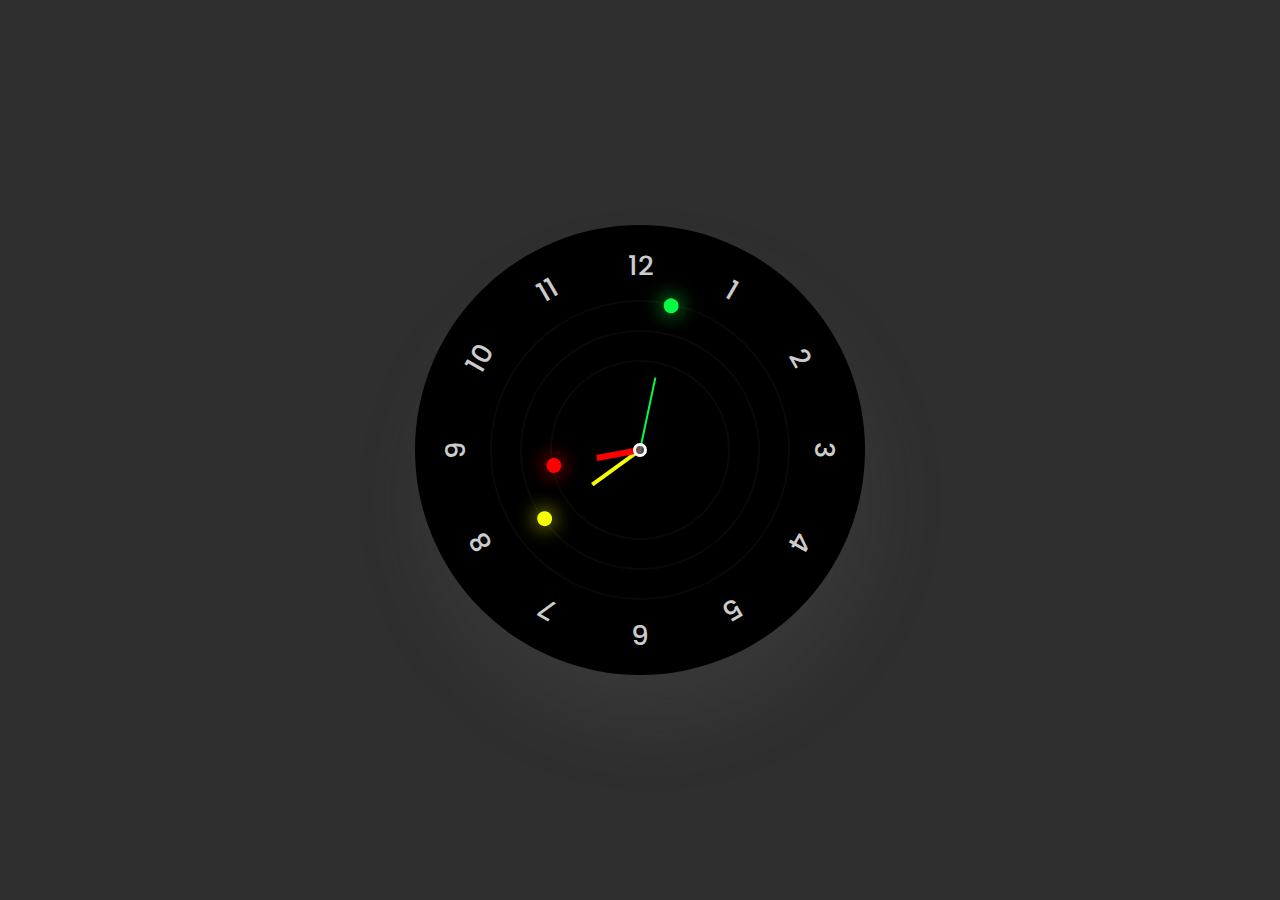
<file: analog-clock/index.html>
<!DOCTYPE html>
<html lang="en">
<head>
    <meta charset="UTF-8">
    <meta name="viewport" content="width=device-width, initial-scale=1.0">
    <title>Analog Clock</title>
    <link rel="stylesheet" href="style.css">
</head>
<body>
    <div class="container">
        <div class="clock">

            
            <div class="circle" id="sec" style="--clr: #04fc43;"><i></i></div>
            <div class="circle circle2" id="min"  style="--clr: #f6ff00;"><i></i></div>
            <div class="circle circle3" id="hour"  style="--clr: #ff0000ff;"><i></i></div>
            

            <span style="--i:1;"><b>1</b></span>
            <span style="--i:2;"><b>2</b></span>
            <span style="--i:3;"><b>3</b></span>
            <span style="--i:4;"><b>4</b></span>
            <span style="--i:5;"><b>5</b></span>
            <span style="--i:6"><b>6</b></span>
            <span style="--i:7;"><b>7</b></span>
            <span style="--i:8;"><b>8</b></span>
            <span style="--i:9;"><b>9</b></span>
            <span style="--i:10;"><b>10</b></span>
            <span style="--i:11;"><b>11</b></span>
            <span style="--i:12;"><b>12</b></span>
        </div>
    </div>


    <script src="app.js"></script>
</body>
</html>
</file>
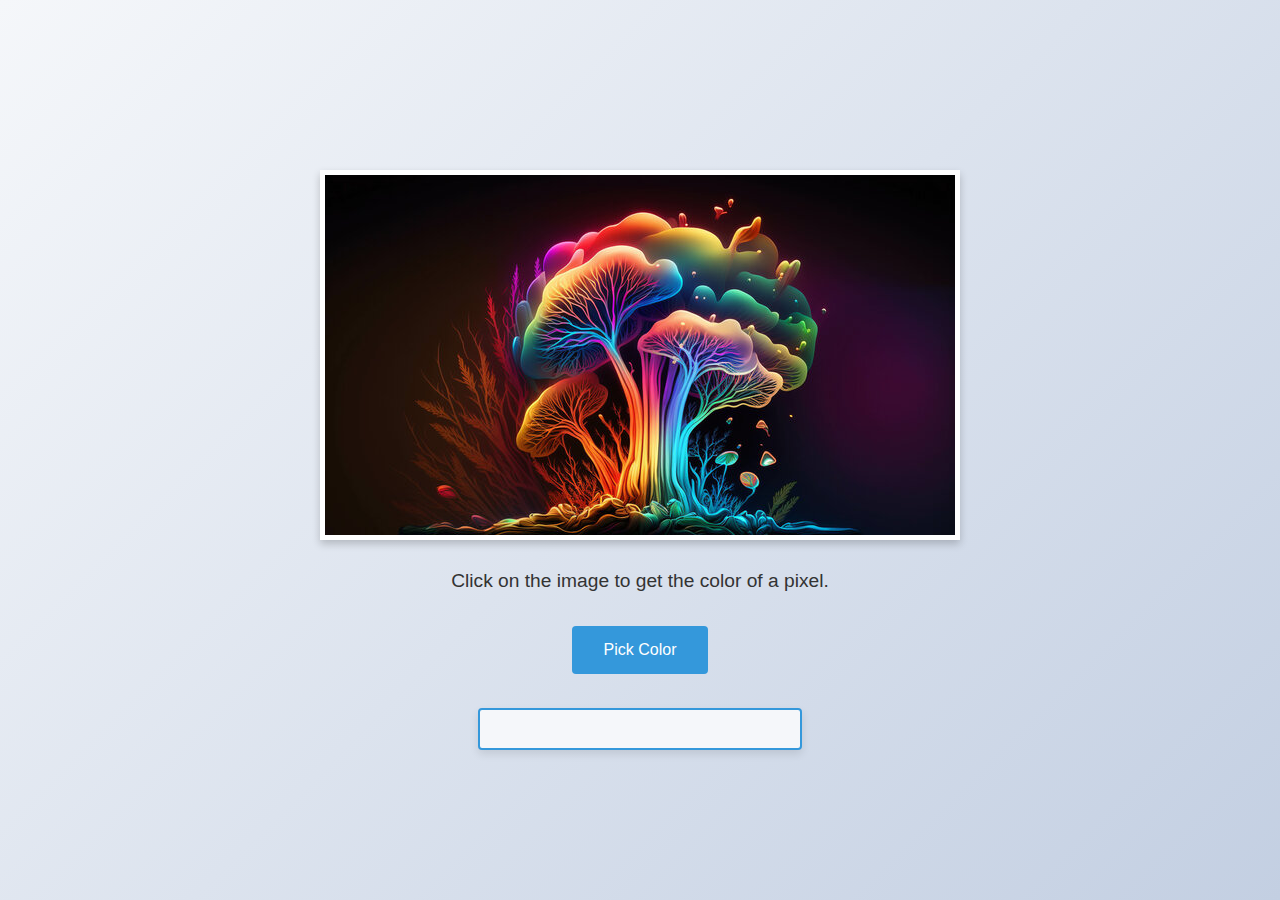
<file: color-code-picker/index.html>
<!DOCTYPE html>
<html lang="en">
<head>
    <meta charset="UTF-8">
    <meta name="viewport" content="width=device-width, initial-scale=1.0">
    <title>ColorCode</title>
    <link rel="stylesheet" href="style.css">

</head>
<body>
    <div class="imageforcolorcode">
        <img src="colorcode.jpg" alt="Image for color code">
    </div>
    <p id="colorInfo">Click on the image to get the color of a pixel.</p>

    <div id="button">
        <button>Pick Color</button>
    </div>
    <input id="result" type="text" readonly>
    <script src="script.js"></script>
</body>
</html>
</file>
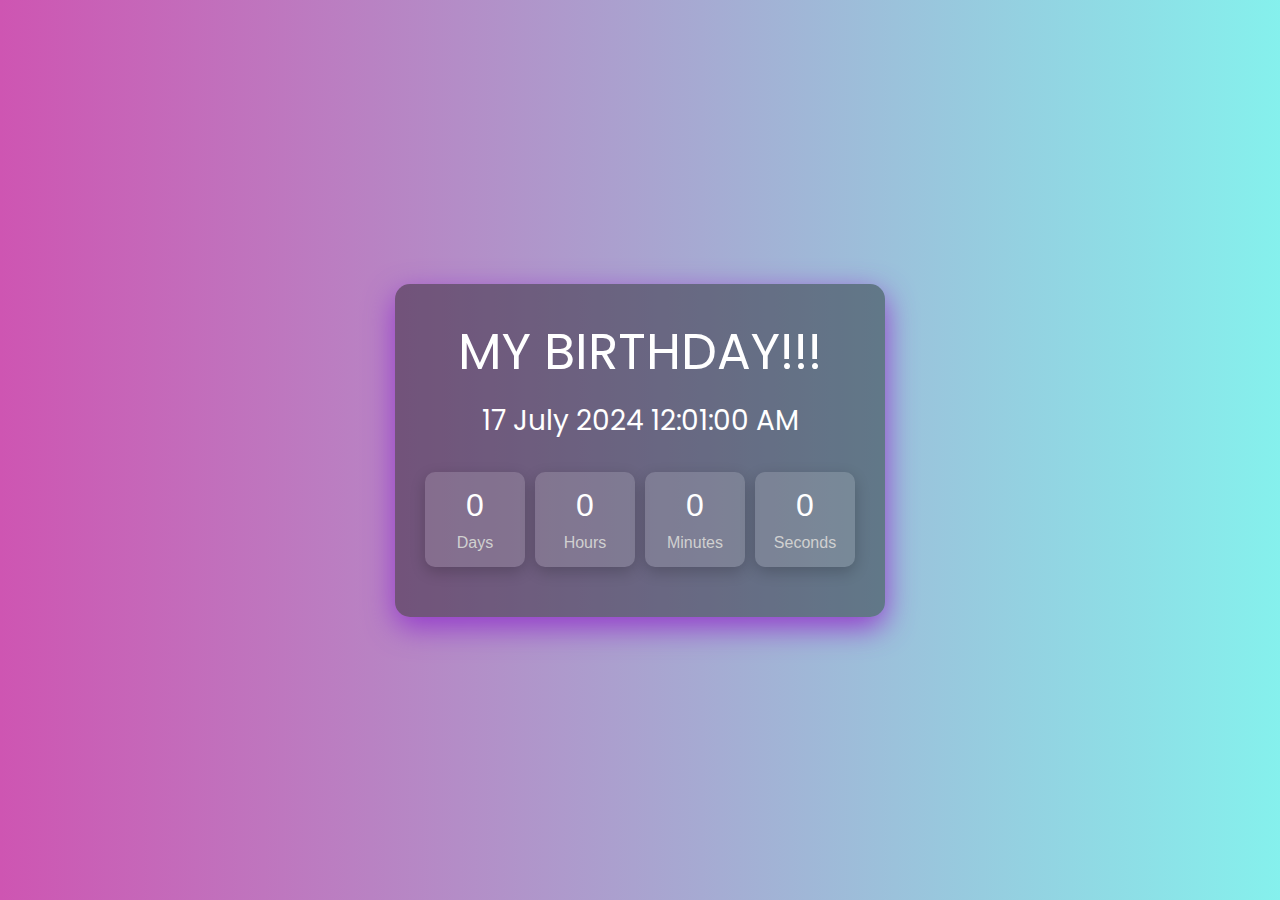
<file: timer-countdown/index.html>
<!DOCTYPE html>
<html lang="en">
<head>
    <meta charset="UTF-8">
    <meta name="viewport" content="width=device-width, initial-scale=1.0">
    <title>Document</title>
    <link rel="stylesheet" href="style.css">
</head>

<body>
    <div class="main">
        <div class="banner">
            <div class="title">MY BIRTHDAY!!!</div>
            <div class="title" id="end-date">17 JULY 2024 12:01 AM</div>
            <div class="col">
                <div>
                    <input type="text" readonly value="0">
                    <br/>
                    <label for="">Days</label>
                </div>
                <div>
                    <input type="text" readonly value="0">
                    <br/>
                    <label for="">Hours</label>
                </div>
                <div>
                    <input type="text" readonly value="0">
                    <br/>
                    <label for="">Minutes</label>
                </div>
                <div>
                    <input type="text" readonly value="0">
                    <br/>
                    <label for="">Seconds</label>
                </div>
            </div>
        </div>
    </div>
    <script src="app.js"></script>
</body>

</html>
</file>
<file: analog-clock/style.css>
@import url('https://fonts.googleapis.com/css2?family=Poppins:ital,wght@0,100;0,200;0,300;0,400;0,500;0,600;0,700;0,800;0,900;1,100;1,200;1,300;1,400;1,500;1,600;1,700;1,800;1,900&display=swap');

*{
    margin: 0;
    padding: 0;
    box-sizing: border-box;
    font-family: "Poppins", sans-serif;   
}

body{
    display: flex;
    justify-content: center;
    align-items: center;
    min-height: 100vh;
    background: #2f2f30;
}

.container{
    position: relative;
}

.clock{
    position: relative;
    width: 450px;
    height: 450px;
    background: #000000;
    border-radius: 50%;
    box-shadow: 10px 50px 70px rgba(98, 96, 98, 0.177);
    display: flex;
    justify-content: center;
    align-items: center;
}

.clock::before{
    content: '';
    position: absolute;
    width: 8px;
    height: 8px;
    background: rgba(95, 93, 93, 0.803);
    border: 3px solid #fff;
    border-radius: 50%;
    z-index: 1000;
}

.clock span{
    position: absolute;
    inset: 20px;
    color: #fff;
    text-align: center;
    transform: rotate(calc(30deg * var(--i)));
}

.clock span b{
    font-size: 1.7em;
    opacity: 0.8;
    font-weight: 500;
}

.circle{
    display: flex;
    justify-content: center;
    align-items: flex-start;
    position: absolute;
    width: 300px;
    height: 300px;
    border: 2px solid rgba(255, 255, 255, 0.036);
    border-radius: 50%;
    z-index: 10;
}

.circle2{
    width: 240px;
    height: 240px;
}

.circle3{
    width: 180px;
    height: 180px;
}

.circle i{
    position: absolute;
    width: 6px;
    height: 50%;
    background: var(--clr);
    transform-origin: bottom;
    transform: scaleY(0.5);
}

.circle:nth-child(1) i{
    width: 2px;
}

.circle:nth-child(2) i{
    width: 4px;
}

.circle::before{
    content: '';
    position: absolute;
    top: -7.5px;
    width: 15px;
    height: 15px;
    border-radius: 50%;
    background: var(--clr);
    box-shadow: 0 0 20px var(--clr);
}
</file>
<file: color-code-picker/style.css>
body {
    font-family: 'Arial', sans-serif;
    margin: 0;
    padding: 0;
    display: flex;
    flex-direction: column;
    align-items: center;
    justify-content: center;
    height: 100vh;
    background: linear-gradient(135deg, #f5f7fa, #c3cfe2);
    color: #333;
}

.imageforcolorcode {
    margin: 20px;
    border: 5px solid #fff;
    box-shadow: 0 4px 8px rgba(0, 0, 0, 0.2);
    transition: transform 0.3s;
}

.imageforcolorcode img {
    max-width: 100%;
    height: auto;
    display: block;
}

.imageforcolorcode:hover {
    transform: scale(1.05);
}

#colorInfo {
    font-size: 1.2em;
    margin: 10px 0;
    text-align: center;
}

#button {
    margin: 20px;
}

#button button {
    background-color: #3498db;
    border: none;
    color: white;
    padding: 15px 32px;
    text-align: center;
    text-decoration: none;
    display: inline-block;
    font-size: 1em;
    margin: 4px 2px;
    cursor: pointer;
    border-radius: 4px;
    transition: background-color 0.3s;
}

#button button:hover {
    background-color: #2980b9;
}

#result {
    border: 2px solid #3498db;
    border-radius: 4px;
    padding: 10px;
    font-size: 1em;
    width: 300px;
    text-align: center;
    margin-top: 10px;
    background-color: #f5f7fa;
    color: #333;
    box-shadow: 0 4px 8px rgba(0, 0, 0, 0.1);
}

input[readonly] {
    background-color: #eaeaea;
    cursor: default;
}
</file>
<file: timer-countdown/style.css>
@import url('https://fonts.googleapis.com/css2?family=Poppins:wght@100&display=swap');

*{
    margin: 0;
    padding: 0;
    box-sizing: border-box;
}
body{
    display: flex;
    justify-content: center;
    align-items: center;
    margin: 0;
    font-family: 'Arial', sans-serif;
    background: linear-gradient(to right, #ce55b2, #3ee8e2a1);
    color: #fff;  
    height: 100vh;
}

.main{
    text-align: center;
    background: rgba(0, 0, 0, 0.375);
    padding: 30px;
    border-radius: 15px;
    box-shadow: 0 10px 30px rgb(148, 57, 204);
}

.banner{
    margin-bottom: 20px;
}

.title{
    font-size: 50px;
    margin-bottom: 10px;
    font-family: "Poppins";
}

#end-date{
    font-size: 28px;
    margin-bottom: 30px;
}

.col{
    display: flex;
    justify-content: space-around;
    gap: 10px;
}

.col div{
    background: rgba(255, 255, 255, 0.147);
    padding: 15px;
    border-radius: 10px;
    width: 100px;
    box-shadow: 0 5px 15px rgba(0, 0, 0, 0.2);
}

input{
    width: 100%;
    background: none;
    border: none;
    color: #ffffff;
    font-size: 2em;
    text-align: center;
    outline: none;
}

label{
    font-size: 1rem;
    margin-top: 10px;
    display: block;
    color: #d0d0d0;
}
</file>
